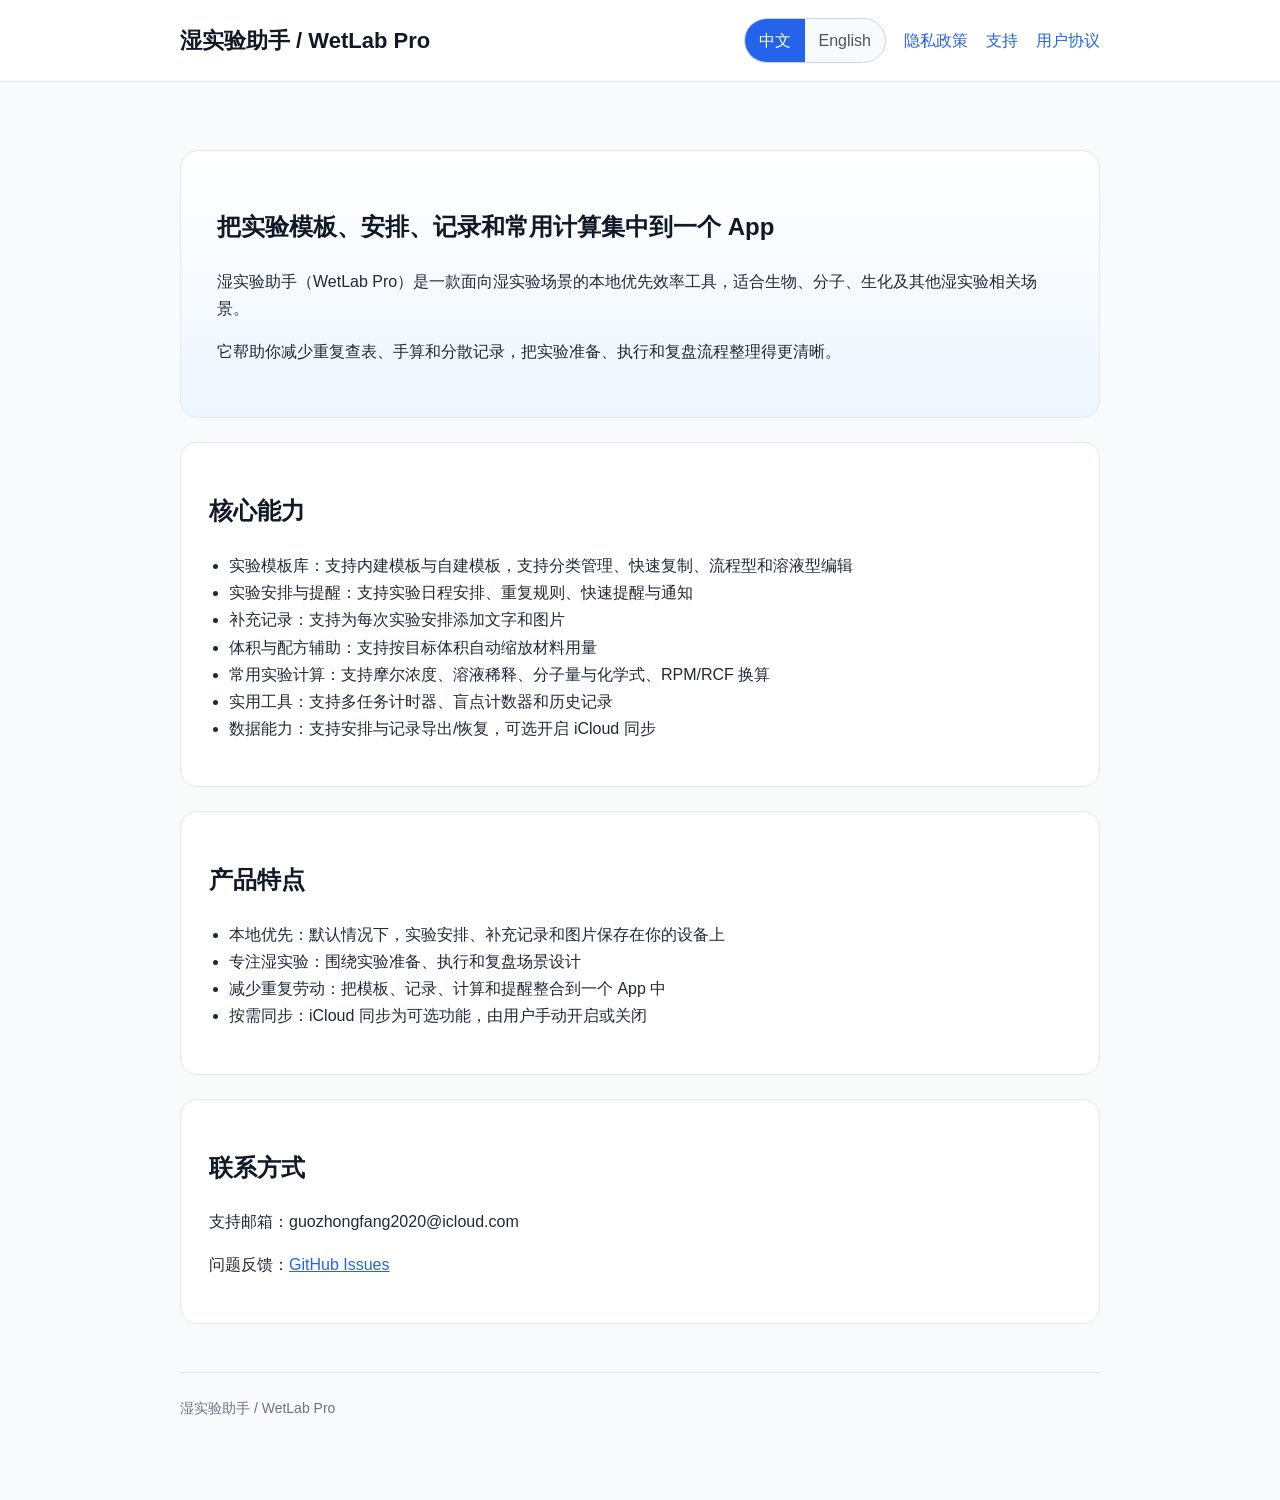
<file: index.html>
<!DOCTYPE html>
<html lang="zh-CN" data-lang="zh">
<head>
  <meta charset="UTF-8" />
  <meta name="viewport" content="width=device-width, initial-scale=1.0" />
  <title>湿实验助手 | WetLab Pro</title>
  <meta
    name="description"
    content="湿实验助手（WetLab Pro）是一款面向湿实验场景的本地优先效率工具，帮助你集中管理实验模板、实验安排、补充记录和常用计算。"
  />
  <link rel="stylesheet" href="styles.css" />
  <script src="lang-toggle.js" defer></script>
</head>
<body
  data-title-zh="湿实验助手 | WetLab Pro"
  data-title-en="WetLab Pro"
  data-description-zh="湿实验助手（WetLab Pro）是一款面向湿实验场景的本地优先效率工具，帮助你集中管理实验模板、实验安排、补充记录和常用计算。"
  data-description-en="WetLab Pro is a local-first productivity app for wet-lab workflows, bringing templates, schedules, logs, and practical lab tools into one place."
>
  <header>
    <div class="nav">
      <a class="brand" href="index.html">湿实验助手 / WetLab Pro</a>
      <div class="nav-right">
        <div class="lang-switch" aria-label="Language switch">
          <button class="lang-button active" type="button" data-lang-button="zh" aria-pressed="true">中文</button>
          <button class="lang-button" type="button" data-lang-button="en" aria-pressed="false">English</button>
        </div>
        <div class="nav-links">
          <a href="privacy.html"><span class="lang-zh">隐私政策</span><span class="lang-en">Privacy</span></a>
          <a href="support.html"><span class="lang-zh">支持</span><span class="lang-en">Support</span></a>
          <a href="terms.html"><span class="lang-zh">用户协议</span><span class="lang-en">Terms</span></a>
        </div>
      </div>
    </div>
  </header>

  <main class="container">
    <section class="hero">
      <div class="lang-zh">
        <h1>把实验模板、安排、记录和常用计算集中到一个 App</h1>
        <p>湿实验助手（WetLab Pro）是一款面向湿实验场景的本地优先效率工具，适合生物、分子、生化及其他湿实验相关场景。</p>
        <p>它帮助你减少重复查表、手算和分散记录，把实验准备、执行和复盘流程整理得更清晰。</p>
      </div>
      <div class="lang-en">
        <h1>Bring templates, schedules, logs, and lab tools into one focused app</h1>
        <p>WetLab Pro is a local-first productivity app built for wet-lab workflows across biology, molecular, biochemistry, and related lab scenarios.</p>
        <p>It helps reduce repetitive table lookup, manual calculation, and fragmented note taking so experiment preparation, execution, and review stay clearer.</p>
      </div>
    </section>

    <section class="card">
      <div class="lang-zh">
        <h2>核心能力</h2>
        <ul>
          <li>实验模板库：支持内建模板与自建模板，支持分类管理、快速复制、流程型和溶液型编辑</li>
          <li>实验安排与提醒：支持实验日程安排、重复规则、快速提醒与通知</li>
          <li>补充记录：支持为每次实验安排添加文字和图片</li>
          <li>体积与配方辅助：支持按目标体积自动缩放材料用量</li>
          <li>常用实验计算：支持摩尔浓度、溶液稀释、分子量与化学式、RPM/RCF 换算</li>
          <li>实用工具：支持多任务计时器、盲点计数器和历史记录</li>
          <li>数据能力：支持安排与记录导出/恢复，可选开启 iCloud 同步</li>
        </ul>
      </div>
      <div class="lang-en">
        <h2>Core Capabilities</h2>
        <ul>
          <li>Experiment templates: built-in and custom templates, category management, quick duplication, workflow-style and solution-prep editing</li>
          <li>Experiment schedules and reminders: planning, recurring rules, quick reminders, and notifications</li>
          <li>Supplemental logs: attach text and images to each scheduled experiment</li>
          <li>Volume-based scaling: scale material amounts by target volume</li>
          <li>Lab calculators: molarity, dilution, molecular weight and formula parsing, RPM/RCF conversion</li>
          <li>Utility tools: multi-timer, blind counter, and history</li>
          <li>Data continuity: export and restore schedules and logs, with optional iCloud sync</li>
        </ul>
      </div>
    </section>

    <section class="card">
      <div class="lang-zh">
        <h2>产品特点</h2>
        <ul>
          <li>本地优先：默认情况下，实验安排、补充记录和图片保存在你的设备上</li>
          <li>专注湿实验：围绕实验准备、执行和复盘场景设计</li>
          <li>减少重复劳动：把模板、记录、计算和提醒整合到一个 App 中</li>
          <li>按需同步：iCloud 同步为可选功能，由用户手动开启或关闭</li>
        </ul>
      </div>
      <div class="lang-en">
        <h2>Product Traits</h2>
        <ul>
          <li>Local-first: schedules, supplemental logs, and images are stored on your device by default</li>
          <li>Built for wet labs: designed around experiment preparation, execution, and review workflows</li>
          <li>Less repetitive work: keeps templates, records, calculations, and reminders in one app</li>
          <li>Sync when needed: iCloud sync is optional and user-controlled</li>
        </ul>
      </div>
    </section>

    <section class="card">
      <div class="lang-zh">
        <h2>联系方式</h2>
        <p>支持邮箱：guozhongfang2020@icloud.com</p>
        <p>问题反馈：<a href="https://github.com/ChronoWeaver/LabMate-public/issues">GitHub Issues</a></p>
      </div>
      <div class="lang-en">
        <h2>Contact</h2>
        <p>Support email: guozhongfang2020@icloud.com</p>
        <p>Issue tracker: <a href="https://github.com/ChronoWeaver/LabMate-public/issues">GitHub Issues</a></p>
      </div>
    </section>

    <footer>
      <div class="lang-zh">湿实验助手 / WetLab Pro</div>
      <div class="lang-en">WetLab Pro</div>
    </footer>
  </main>
</body>
</html>
</file>
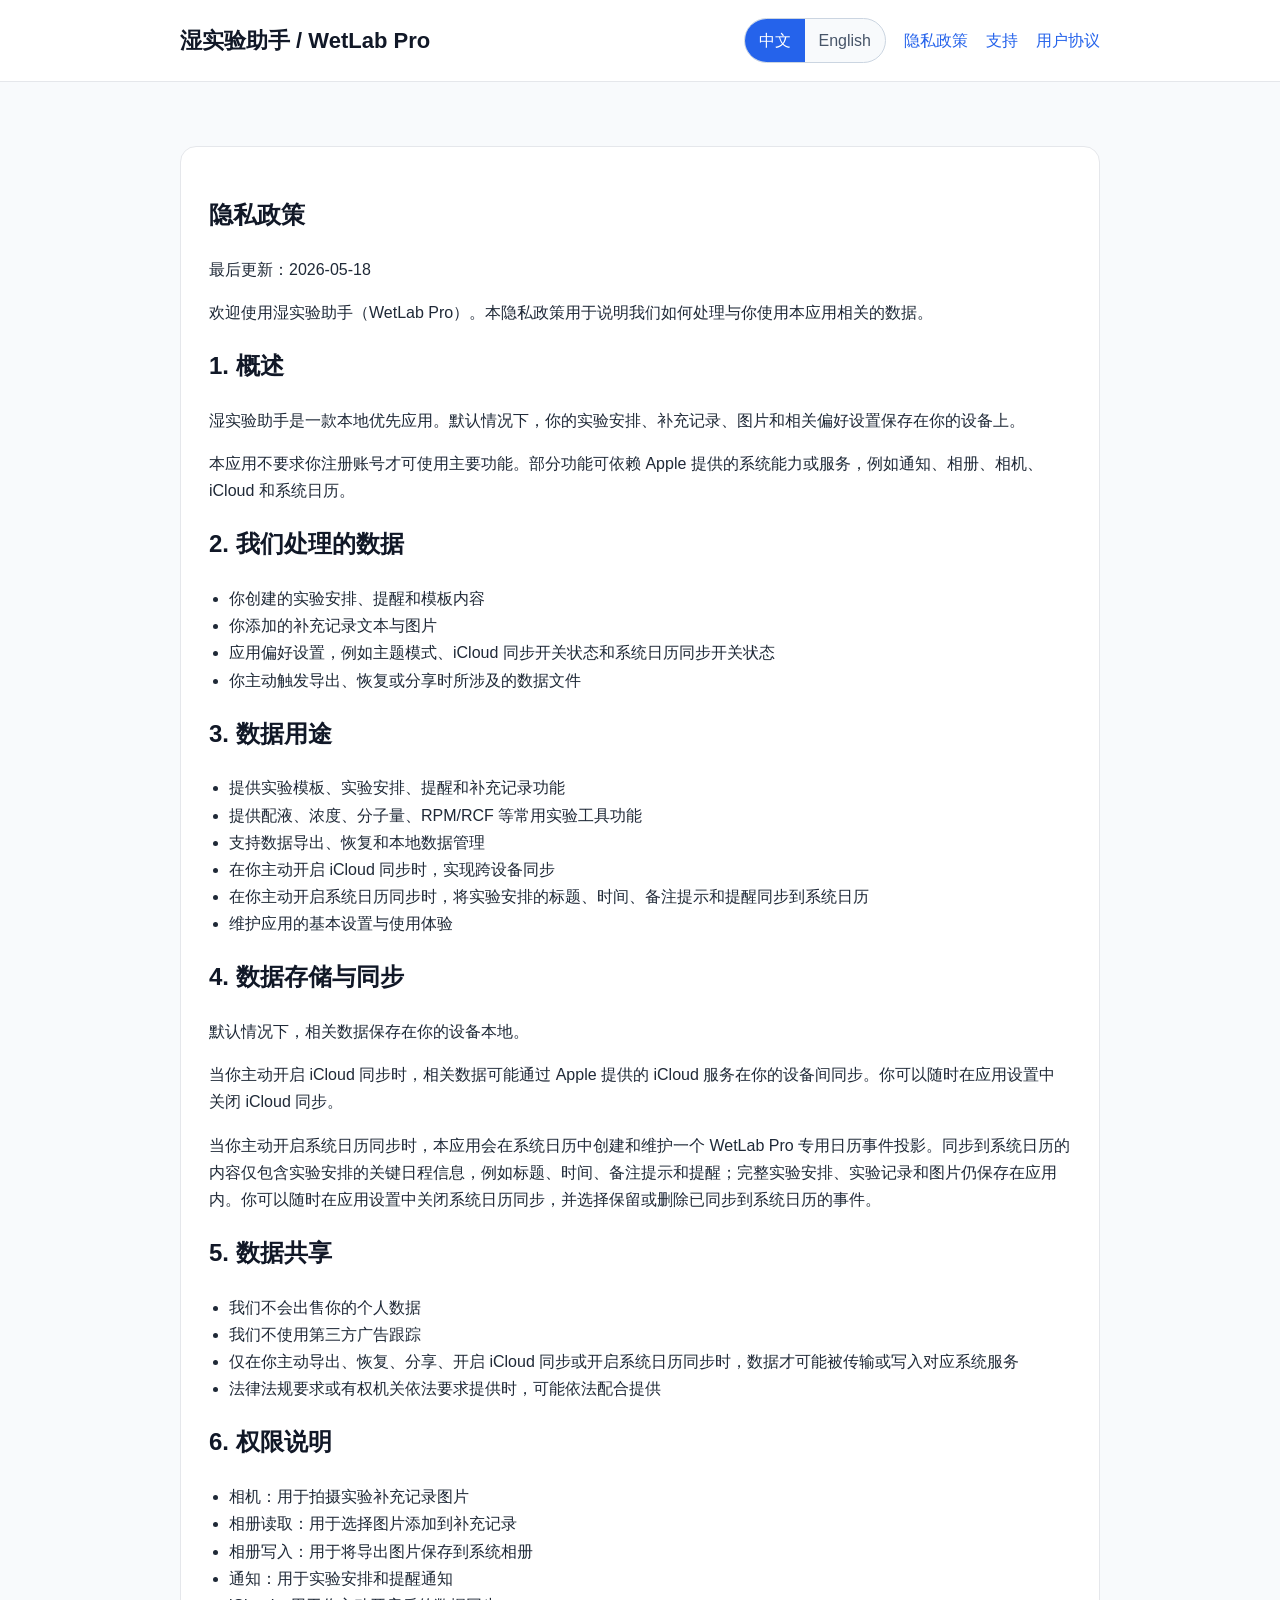
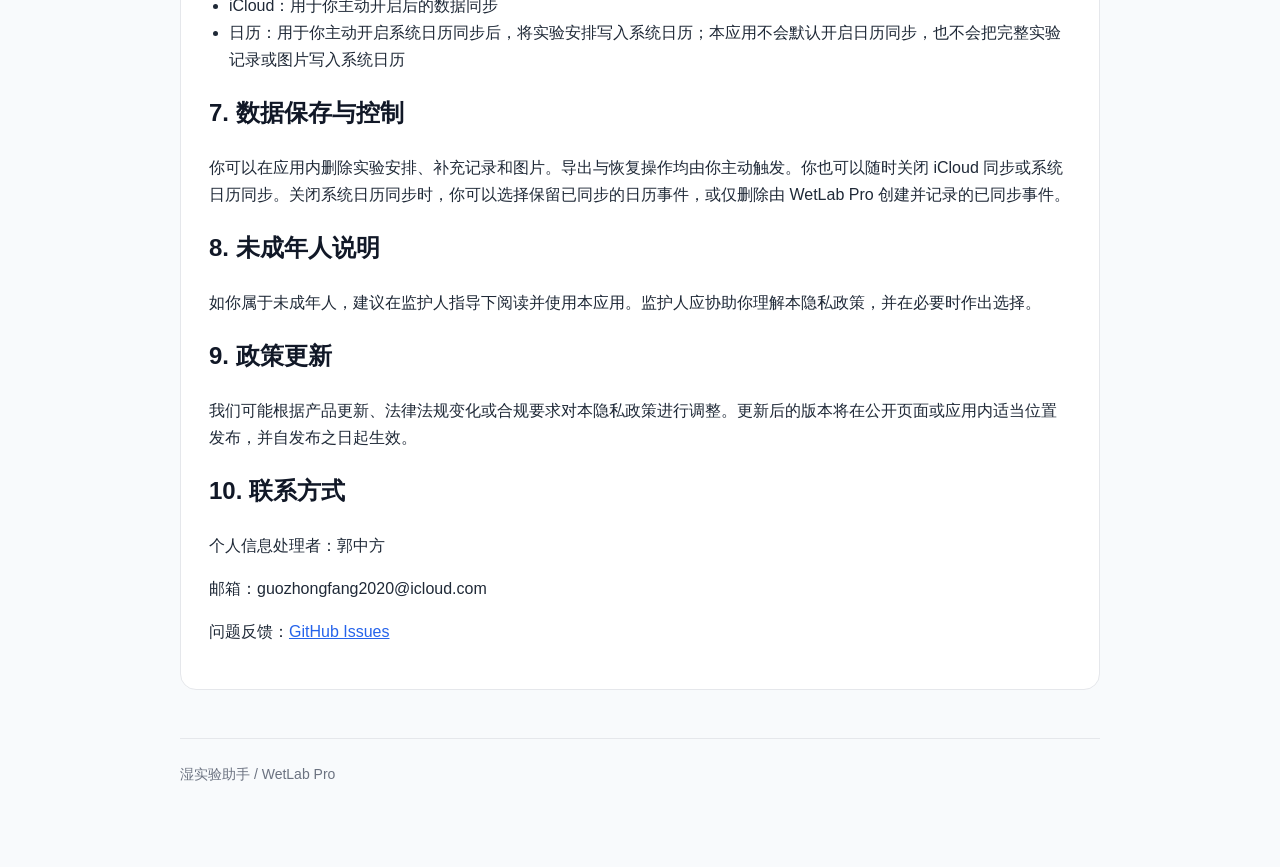
<file: privacy.html>
<!DOCTYPE html>
<html lang="zh-CN" data-lang="zh">
<head>
  <meta charset="UTF-8" />
  <meta name="viewport" content="width=device-width, initial-scale=1.0" />
  <title>隐私政策 | 湿实验助手</title>
  <meta name="description" content="湿实验助手（WetLab Pro）隐私政策。" />
  <link rel="stylesheet" href="styles.css" />
  <script src="lang-toggle.js" defer></script>
</head>
<body
  data-title-zh="隐私政策 | 湿实验助手"
  data-title-en="Privacy Policy | WetLab Pro"
  data-description-zh="湿实验助手（WetLab Pro）隐私政策。"
  data-description-en="Privacy Policy for WetLab Pro."
>
  <header>
    <div class="nav">
      <a class="brand" href="index.html">湿实验助手 / WetLab Pro</a>
      <div class="nav-right">
        <div class="lang-switch" aria-label="Language switch">
          <button class="lang-button active" type="button" data-lang-button="zh" aria-pressed="true">中文</button>
          <button class="lang-button" type="button" data-lang-button="en" aria-pressed="false">English</button>
        </div>
        <div class="nav-links">
          <a href="privacy.html"><span class="lang-zh">隐私政策</span><span class="lang-en">Privacy</span></a>
          <a href="support.html"><span class="lang-zh">支持</span><span class="lang-en">Support</span></a>
          <a href="terms.html"><span class="lang-zh">用户协议</span><span class="lang-en">Terms</span></a>
        </div>
      </div>
    </div>
  </header>

  <main class="container">
    <section class="card">
      <div class="lang-zh">
        <h1>隐私政策</h1>
        <p>最后更新：2026-05-18</p>
        <p>欢迎使用湿实验助手（WetLab Pro）。本隐私政策用于说明我们如何处理与你使用本应用相关的数据。</p>
        <h2>1. 概述</h2>
        <p>湿实验助手是一款本地优先应用。默认情况下，你的实验安排、补充记录、图片和相关偏好设置保存在你的设备上。</p>
        <p>本应用不要求你注册账号才可使用主要功能。部分功能可依赖 Apple 提供的系统能力或服务，例如通知、相册、相机、iCloud 和系统日历。</p>
        <h2>2. 我们处理的数据</h2>
        <ul>
          <li>你创建的实验安排、提醒和模板内容</li>
          <li>你添加的补充记录文本与图片</li>
          <li>应用偏好设置，例如主题模式、iCloud 同步开关状态和系统日历同步开关状态</li>
          <li>你主动触发导出、恢复或分享时所涉及的数据文件</li>
        </ul>
        <h2>3. 数据用途</h2>
        <ul>
          <li>提供实验模板、实验安排、提醒和补充记录功能</li>
          <li>提供配液、浓度、分子量、RPM/RCF 等常用实验工具功能</li>
          <li>支持数据导出、恢复和本地数据管理</li>
          <li>在你主动开启 iCloud 同步时，实现跨设备同步</li>
          <li>在你主动开启系统日历同步时，将实验安排的标题、时间、备注提示和提醒同步到系统日历</li>
          <li>维护应用的基本设置与使用体验</li>
        </ul>
        <h2>4. 数据存储与同步</h2>
        <p>默认情况下，相关数据保存在你的设备本地。</p>
        <p>当你主动开启 iCloud 同步时，相关数据可能通过 Apple 提供的 iCloud 服务在你的设备间同步。你可以随时在应用设置中关闭 iCloud 同步。</p>
        <p>当你主动开启系统日历同步时，本应用会在系统日历中创建和维护一个 WetLab Pro 专用日历事件投影。同步到系统日历的内容仅包含实验安排的关键日程信息，例如标题、时间、备注提示和提醒；完整实验安排、实验记录和图片仍保存在应用内。你可以随时在应用设置中关闭系统日历同步，并选择保留或删除已同步到系统日历的事件。</p>
        <h2>5. 数据共享</h2>
        <ul>
          <li>我们不会出售你的个人数据</li>
          <li>我们不使用第三方广告跟踪</li>
          <li>仅在你主动导出、恢复、分享、开启 iCloud 同步或开启系统日历同步时，数据才可能被传输或写入对应系统服务</li>
          <li>法律法规要求或有权机关依法要求提供时，可能依法配合提供</li>
        </ul>
        <h2>6. 权限说明</h2>
        <ul>
          <li>相机：用于拍摄实验补充记录图片</li>
          <li>相册读取：用于选择图片添加到补充记录</li>
          <li>相册写入：用于将导出图片保存到系统相册</li>
          <li>通知：用于实验安排和提醒通知</li>
          <li>iCloud：用于你主动开启后的数据同步</li>
          <li>日历：用于你主动开启系统日历同步后，将实验安排写入系统日历；本应用不会默认开启日历同步，也不会把完整实验记录或图片写入系统日历</li>
        </ul>
        <h2>7. 数据保存与控制</h2>
        <p>你可以在应用内删除实验安排、补充记录和图片。导出与恢复操作均由你主动触发。你也可以随时关闭 iCloud 同步或系统日历同步。关闭系统日历同步时，你可以选择保留已同步的日历事件，或仅删除由 WetLab Pro 创建并记录的已同步事件。</p>
        <h2>8. 未成年人说明</h2>
        <p>如你属于未成年人，建议在监护人指导下阅读并使用本应用。监护人应协助你理解本隐私政策，并在必要时作出选择。</p>
        <h2>9. 政策更新</h2>
        <p>我们可能根据产品更新、法律法规变化或合规要求对本隐私政策进行调整。更新后的版本将在公开页面或应用内适当位置发布，并自发布之日起生效。</p>
        <h2>10. 联系方式</h2>
        <p>个人信息处理者：郭中方</p>
        <p>邮箱：guozhongfang2020@icloud.com</p>
        <p>问题反馈：<a href="https://github.com/ChronoWeaver/LabMate-public/issues">GitHub Issues</a></p>
      </div>
      <div class="lang-en">
        <h1>Privacy Policy</h1>
        <p>Last updated: 2026-05-18</p>
        <p>Welcome to WetLab Pro. This privacy policy explains how we process data related to your use of the app.</p>
        <h2>1. Overview</h2>
        <p>WetLab Pro is a local-first app. By default, your experiment schedules, supplemental logs, images, and related preferences are stored on your device.</p>
        <p>The app does not require account registration for core features. Some functions rely on Apple-provided capabilities or services such as notifications, Photos, camera, iCloud, and system calendars.</p>
        <h2>2. Data We Process</h2>
        <ul>
          <li>Experiment schedules, reminders, and template content you create</li>
          <li>Supplemental log text and images you add</li>
          <li>App preferences such as theme mode, iCloud sync state, and system calendar sync state</li>
          <li>Data files involved when you explicitly export, restore, or share content</li>
        </ul>
        <h2>3. How Data Is Used</h2>
        <ul>
          <li>To provide experiment templates, scheduling, reminders, and supplemental logs</li>
          <li>To provide lab tools such as molarity, dilution, molecular weight, and RPM/RCF conversion</li>
          <li>To support export, restore, and local data management</li>
          <li>To sync data across devices when you explicitly enable iCloud sync</li>
          <li>To sync schedule titles, times, note hints, and alerts to your system calendar when you explicitly enable system calendar sync</li>
          <li>To maintain app settings and usability</li>
        </ul>
        <h2>4. Storage And Sync</h2>
        <p>By default, relevant data is stored locally on your device.</p>
        <p>If you enable iCloud sync, related data may be synchronized across your devices through Apple iCloud. You can disable iCloud sync at any time in settings.</p>
        <p>If you enable system calendar sync, the app creates and maintains a lightweight event projection in a dedicated WetLab Pro calendar. Calendar events include only key schedule information, such as title, time, note hint, and alerts; full experiment schedules, records, and images remain in the app. You can disable system calendar sync at any time and choose whether to keep or delete synced calendar events.</p>
        <h2>5. Data Sharing</h2>
        <ul>
          <li>We do not sell personal data</li>
          <li>We do not use third-party ad tracking</li>
          <li>Data may be transferred or written to system services only when you explicitly export, restore, share data, enable iCloud sync, or enable system calendar sync</li>
          <li>We may comply with lawful requests from regulators or authorities when required by law</li>
        </ul>
        <h2>6. Permissions</h2>
        <ul>
          <li>Camera: used to capture supplemental log images</li>
          <li>Photo Library read: used to choose images for supplemental logs</li>
          <li>Photo Library add: used to save exported images to your library</li>
          <li>Notifications: used for schedules and reminder alerts</li>
          <li>iCloud: used only when you enable sync</li>
          <li>Calendars: used only when you enable system calendar sync, to write experiment schedules to your system calendar. The app does not enable calendar sync by default and does not write full experiment records or images to Calendar.</li>
        </ul>
        <h2>7. Retention And Control</h2>
        <p>You can delete schedules, supplemental logs, and images in the app. Export and restore actions are user-initiated, and you can disable iCloud sync or system calendar sync at any time. When disabling system calendar sync, you can choose to keep synced calendar events or delete only events created and tracked by WetLab Pro.</p>
        <h2>8. Minors</h2>
        <p>If you are a minor, please review and use the app under guidance from your guardian. Guardians should help you understand this policy and make choices when needed.</p>
        <h2>9. Policy Updates</h2>
        <p>We may revise this policy based on product changes, legal updates, or compliance requirements. Updated versions will be posted on the public pages or within the app and take effect upon publication.</p>
        <h2>10. Contact</h2>
        <p>Data controller / developer: Guozhong Fang</p>
        <p>Email: guozhongfang2020@icloud.com</p>
        <p>Issue tracker: <a href="https://github.com/ChronoWeaver/LabMate-public/issues">GitHub Issues</a></p>
      </div>
    </section>
    <footer>
      <div class="lang-zh">湿实验助手 / WetLab Pro</div>
      <div class="lang-en">WetLab Pro</div>
    </footer>
  </main>
</body>
</html>
</file>
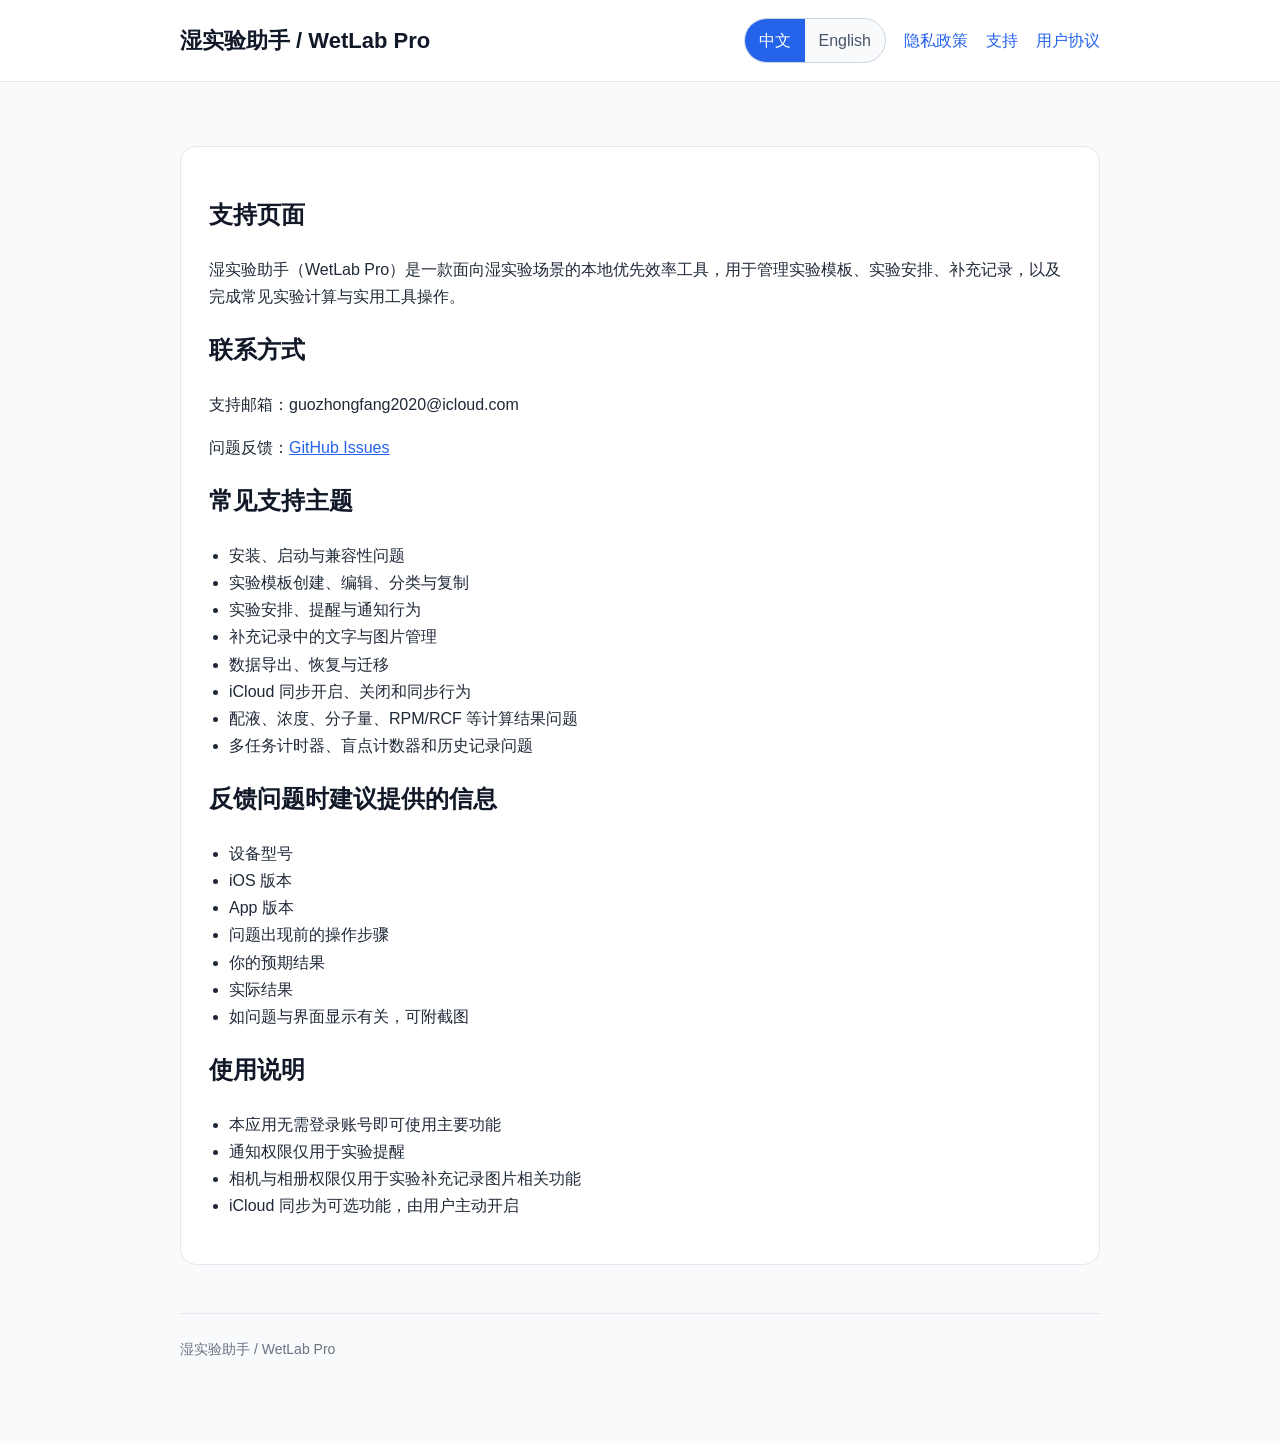
<file: support.html>
<!DOCTYPE html>
<html lang="zh-CN" data-lang="zh">
<head>
  <meta charset="UTF-8" />
  <meta name="viewport" content="width=device-width, initial-scale=1.0" />
  <title>支持 | 湿实验助手</title>
  <meta name="description" content="湿实验助手（WetLab Pro）支持页面。" />
  <link rel="stylesheet" href="styles.css" />
  <script src="lang-toggle.js" defer></script>
</head>
<body
  data-title-zh="支持 | 湿实验助手"
  data-title-en="Support | WetLab Pro"
  data-description-zh="湿实验助手（WetLab Pro）支持页面。"
  data-description-en="Support page for WetLab Pro."
>
  <header>
    <div class="nav">
      <a class="brand" href="index.html">湿实验助手 / WetLab Pro</a>
      <div class="nav-right">
        <div class="lang-switch" aria-label="Language switch">
          <button class="lang-button active" type="button" data-lang-button="zh" aria-pressed="true">中文</button>
          <button class="lang-button" type="button" data-lang-button="en" aria-pressed="false">English</button>
        </div>
        <div class="nav-links">
          <a href="privacy.html"><span class="lang-zh">隐私政策</span><span class="lang-en">Privacy</span></a>
          <a href="support.html"><span class="lang-zh">支持</span><span class="lang-en">Support</span></a>
          <a href="terms.html"><span class="lang-zh">用户协议</span><span class="lang-en">Terms</span></a>
        </div>
      </div>
    </div>
  </header>

  <main class="container">
    <section class="card">
      <div class="lang-zh">
        <h1>支持页面</h1>
        <p>湿实验助手（WetLab Pro）是一款面向湿实验场景的本地优先效率工具，用于管理实验模板、实验安排、补充记录，以及完成常见实验计算与实用工具操作。</p>
        <h2>联系方式</h2>
        <p>支持邮箱：guozhongfang2020@icloud.com</p>
        <p>问题反馈：<a href="https://github.com/ChronoWeaver/LabMate-public/issues">GitHub Issues</a></p>
        <h2>常见支持主题</h2>
        <ul>
          <li>安装、启动与兼容性问题</li>
          <li>实验模板创建、编辑、分类与复制</li>
          <li>实验安排、提醒与通知行为</li>
          <li>补充记录中的文字与图片管理</li>
          <li>数据导出、恢复与迁移</li>
          <li>iCloud 同步开启、关闭和同步行为</li>
          <li>配液、浓度、分子量、RPM/RCF 等计算结果问题</li>
          <li>多任务计时器、盲点计数器和历史记录问题</li>
        </ul>
        <h2>反馈问题时建议提供的信息</h2>
        <ul>
          <li>设备型号</li>
          <li>iOS 版本</li>
          <li>App 版本</li>
          <li>问题出现前的操作步骤</li>
          <li>你的预期结果</li>
          <li>实际结果</li>
          <li>如问题与界面显示有关，可附截图</li>
        </ul>
        <h2>使用说明</h2>
        <ul>
          <li>本应用无需登录账号即可使用主要功能</li>
          <li>通知权限仅用于实验提醒</li>
          <li>相机与相册权限仅用于实验补充记录图片相关功能</li>
          <li>iCloud 同步为可选功能，由用户主动开启</li>
        </ul>
      </div>
      <div class="lang-en">
        <h1>Support</h1>
        <p>WetLab Pro is a local-first productivity app for wet-lab workflows. It helps manage experiment templates, schedules, supplemental logs, and practical lab utilities.</p>
        <h2>Contact</h2>
        <p>Support email: guozhongfang2020@icloud.com</p>
        <p>Issue tracker: <a href="https://github.com/ChronoWeaver/LabMate-public/issues">GitHub Issues</a></p>
        <h2>Common Topics</h2>
        <ul>
          <li>Installation, launch, and compatibility issues</li>
          <li>Experiment template creation, editing, categories, and duplication</li>
          <li>Experiment schedules, reminders, and notification behavior</li>
          <li>Text and image handling in supplemental logs</li>
          <li>Data export, restore, and migration</li>
          <li>iCloud sync enable, disable, and sync behavior</li>
          <li>Questions about dilution, molarity, molecular weight, and RPM/RCF calculations</li>
          <li>Multi-timer, blind counter, and history issues</li>
        </ul>
        <h2>What To Include In A Report</h2>
        <ul>
          <li>Device model</li>
          <li>iOS version</li>
          <li>App version</li>
          <li>Steps to reproduce</li>
          <li>Expected result</li>
          <li>Actual result</li>
          <li>A screenshot when the issue is UI-related</li>
        </ul>
        <h2>Usage Notes</h2>
        <ul>
          <li>The app does not require account sign-in for core features</li>
          <li>Notification permission is only used for reminders</li>
          <li>Camera and Photos permissions are only used for supplemental log images</li>
          <li>iCloud sync is optional and user-controlled</li>
        </ul>
      </div>
    </section>
    <footer>
      <div class="lang-zh">湿实验助手 / WetLab Pro</div>
      <div class="lang-en">WetLab Pro</div>
    </footer>
  </main>
</body>
</html>
</file>
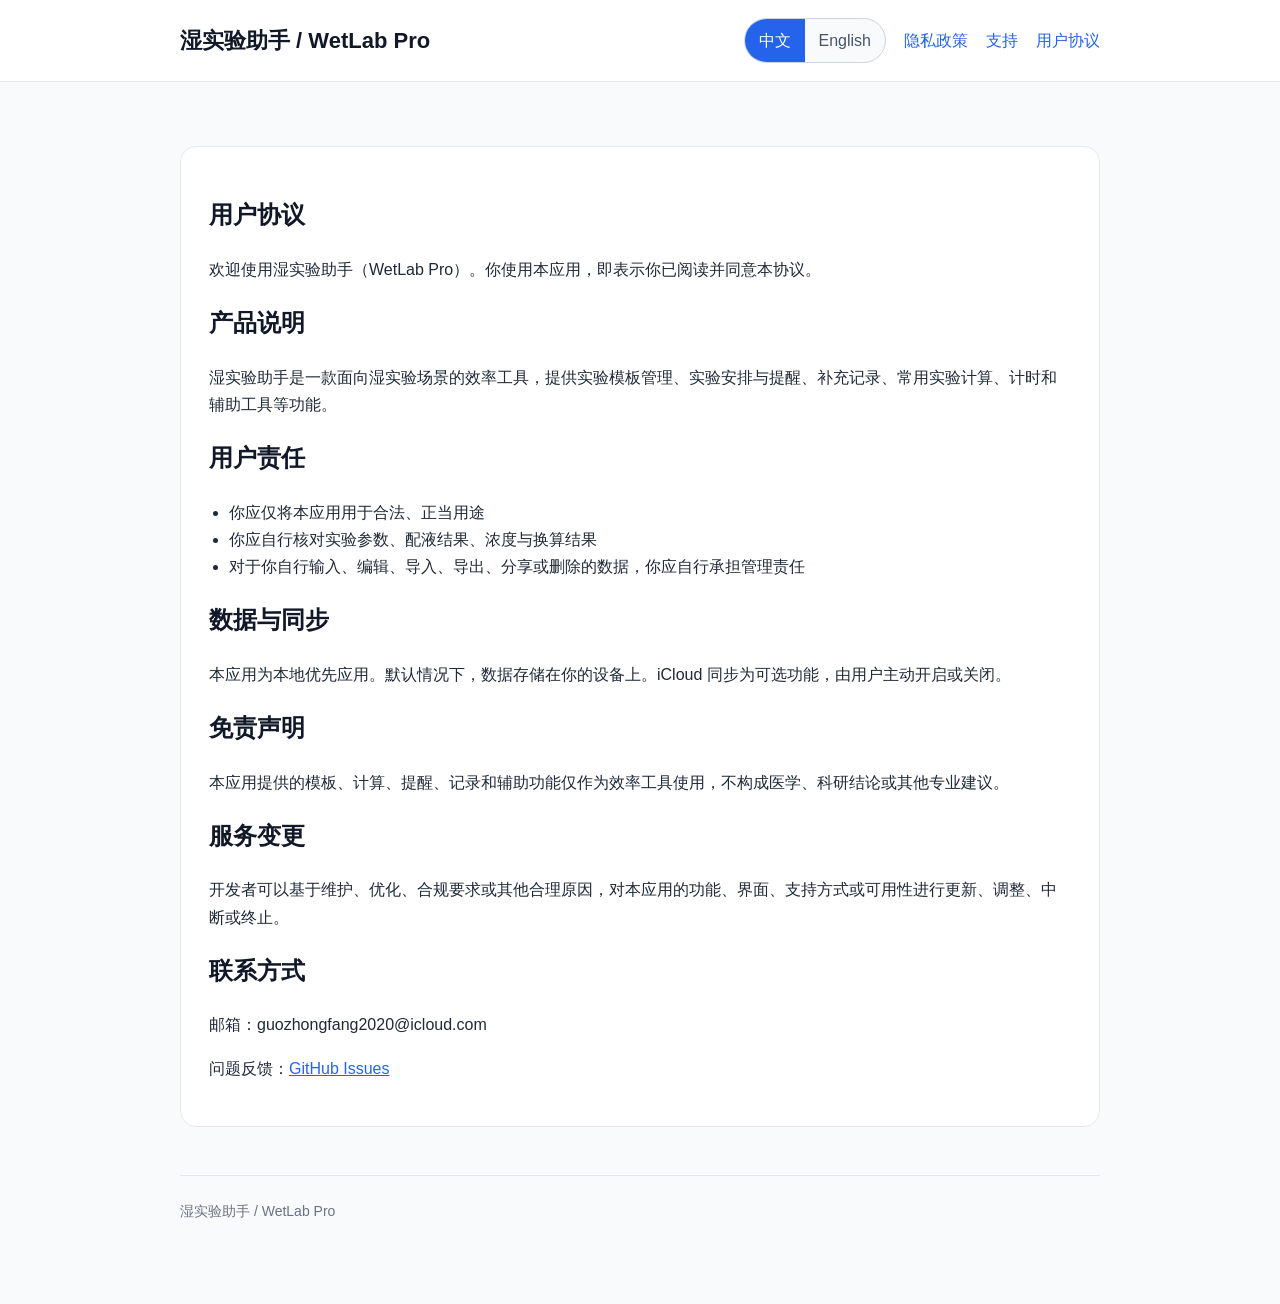
<file: terms.html>
<!DOCTYPE html>
<html lang="zh-CN" data-lang="zh">
<head>
  <meta charset="UTF-8" />
  <meta name="viewport" content="width=device-width, initial-scale=1.0" />
  <title>用户协议 | 湿实验助手</title>
  <meta name="description" content="湿实验助手（WetLab Pro）用户协议。" />
  <link rel="stylesheet" href="styles.css" />
  <script src="lang-toggle.js" defer></script>
</head>
<body
  data-title-zh="用户协议 | 湿实验助手"
  data-title-en="Terms of Service | WetLab Pro"
  data-description-zh="湿实验助手（WetLab Pro）用户协议。"
  data-description-en="Terms of Service for WetLab Pro."
>
  <header>
    <div class="nav">
      <a class="brand" href="index.html">湿实验助手 / WetLab Pro</a>
      <div class="nav-right">
        <div class="lang-switch" aria-label="Language switch">
          <button class="lang-button active" type="button" data-lang-button="zh" aria-pressed="true">中文</button>
          <button class="lang-button" type="button" data-lang-button="en" aria-pressed="false">English</button>
        </div>
        <div class="nav-links">
          <a href="privacy.html"><span class="lang-zh">隐私政策</span><span class="lang-en">Privacy</span></a>
          <a href="support.html"><span class="lang-zh">支持</span><span class="lang-en">Support</span></a>
          <a href="terms.html"><span class="lang-zh">用户协议</span><span class="lang-en">Terms</span></a>
        </div>
      </div>
    </div>
  </header>

  <main class="container">
    <section class="card">
      <div class="lang-zh">
        <h1>用户协议</h1>
        <p>欢迎使用湿实验助手（WetLab Pro）。你使用本应用，即表示你已阅读并同意本协议。</p>
        <h2>产品说明</h2>
        <p>湿实验助手是一款面向湿实验场景的效率工具，提供实验模板管理、实验安排与提醒、补充记录、常用实验计算、计时和辅助工具等功能。</p>
        <h2>用户责任</h2>
        <ul>
          <li>你应仅将本应用用于合法、正当用途</li>
          <li>你应自行核对实验参数、配液结果、浓度与换算结果</li>
          <li>对于你自行输入、编辑、导入、导出、分享或删除的数据，你应自行承担管理责任</li>
        </ul>
        <h2>数据与同步</h2>
        <p>本应用为本地优先应用。默认情况下，数据存储在你的设备上。iCloud 同步为可选功能，由用户主动开启或关闭。</p>
        <h2>免责声明</h2>
        <p>本应用提供的模板、计算、提醒、记录和辅助功能仅作为效率工具使用，不构成医学、科研结论或其他专业建议。</p>
        <h2>服务变更</h2>
        <p>开发者可以基于维护、优化、合规要求或其他合理原因，对本应用的功能、界面、支持方式或可用性进行更新、调整、中断或终止。</p>
        <h2>联系方式</h2>
        <p>邮箱：guozhongfang2020@icloud.com</p>
        <p>问题反馈：<a href="https://github.com/ChronoWeaver/LabMate-public/issues">GitHub Issues</a></p>
      </div>
      <div class="lang-en">
        <h1>Terms of Service</h1>
        <p>Welcome to WetLab Pro. By using the app, you confirm that you have read and agree to these terms.</p>
        <h2>Product Description</h2>
        <p>WetLab Pro is a productivity tool for wet-lab workflows, providing experiment template management, scheduling, reminders, supplemental logs, common lab calculations, timers, and utility tools.</p>
        <h2>User Responsibilities</h2>
        <ul>
          <li>You may use the app only for lawful and legitimate purposes</li>
          <li>You are responsible for verifying experiment parameters, dilution results, concentration values, and conversion results</li>
          <li>You are responsible for data that you enter, edit, import, export, share, or delete</li>
        </ul>
        <h2>Data And Sync</h2>
        <p>The app is local-first. By default, data stays on your device. iCloud sync is optional and enabled only when you choose to turn it on.</p>
        <h2>Disclaimer</h2>
        <p>Templates, calculations, reminders, records, and utility functions are provided as productivity tools only and do not constitute medical, scientific, or other professional advice.</p>
        <h2>Service Changes</h2>
        <p>The developer may update, adjust, interrupt, or discontinue app functionality, interface, support methods, or availability for maintenance, optimization, compliance, or other reasonable causes.</p>
        <h2>Contact</h2>
        <p>Email: guozhongfang2020@icloud.com</p>
        <p>Issue tracker: <a href="https://github.com/ChronoWeaver/LabMate-public/issues">GitHub Issues</a></p>
      </div>
    </section>
    <footer>
      <div class="lang-zh">湿实验助手 / WetLab Pro</div>
      <div class="lang-en">WetLab Pro</div>
    </footer>
  </main>
</body>
</html>
</file>
<file: styles.css>
body {
  margin: 0;
  font-family: -apple-system, BlinkMacSystemFont, "PingFang SC", "Microsoft YaHei", sans-serif;
  line-height: 1.7;
  color: #1f2937;
  background: #f8fafc;
}

a {
  color: #2563eb;
}

.container {
  max-width: 920px;
  margin: 0 auto;
  padding: 40px 20px 80px;
}

header {
  background: white;
  border-bottom: 1px solid #e5e7eb;
  position: sticky;
  top: 0;
  z-index: 20;
}

.nav {
  max-width: 920px;
  margin: 0 auto;
  padding: 18px 20px;
  display: flex;
  justify-content: space-between;
  align-items: center;
  gap: 24px;
}

.nav-right {
  display: flex;
  align-items: center;
  gap: 18px;
  flex-wrap: wrap;
}

.nav-links {
  display: flex;
  flex-wrap: wrap;
  gap: 18px;
}

.nav a {
  text-decoration: none;
}

.brand {
  font-size: 22px;
  font-weight: 700;
  color: #111827;
}

.lang-switch {
  display: inline-flex;
  border: 1px solid #cbd5e1;
  border-radius: 999px;
  overflow: hidden;
  background: #f8fafc;
}

.lang-button {
  border: 0;
  background: transparent;
  color: #475569;
  padding: 8px 14px;
  font: inherit;
  cursor: pointer;
}

.lang-button.active {
  background: #2563eb;
  color: white;
}

.hero {
  background: linear-gradient(180deg, #ffffff 0%, #eef6ff 100%);
  border: 1px solid #e5e7eb;
  border-radius: 18px;
  padding: 36px;
  margin-top: 28px;
}

h1,
h2,
h3 {
  color: #111827;
}

.card {
  background: white;
  border: 1px solid #e5e7eb;
  border-radius: 16px;
  padding: 28px;
  margin-top: 24px;
}

ul {
  padding-left: 20px;
}

footer {
  margin-top: 48px;
  padding-top: 24px;
  border-top: 1px solid #e5e7eb;
  color: #6b7280;
  font-size: 14px;
}

.footer-note {
  display: block;
  margin-top: 10px;
  color: #6b7280;
}

.filing-links {
  display: flex;
  flex-wrap: wrap;
  align-items: center;
  gap: 12px 18px;
  margin-top: 10px;
}

.filing-links a {
  display: inline-flex;
  align-items: center;
  gap: 6px;
  color: #6b7280;
  text-decoration: none;
}

.filing-links a:hover {
  color: #2563eb;
}

.filing-links img {
  display: block;
  width: 18px;
  height: 20px;
}

.lang-en {
  display: none;
}

html[data-lang="en"] .lang-zh {
  display: none;
}

html[data-lang="en"] .lang-en {
  display: revert;
}

@media (max-width: 700px) {
  .nav {
    flex-direction: column;
    align-items: flex-start;
  }

  .nav-right {
    width: 100%;
    align-items: flex-start;
  }

  .hero,
  .card {
    padding: 24px;
  }
}
</file>
